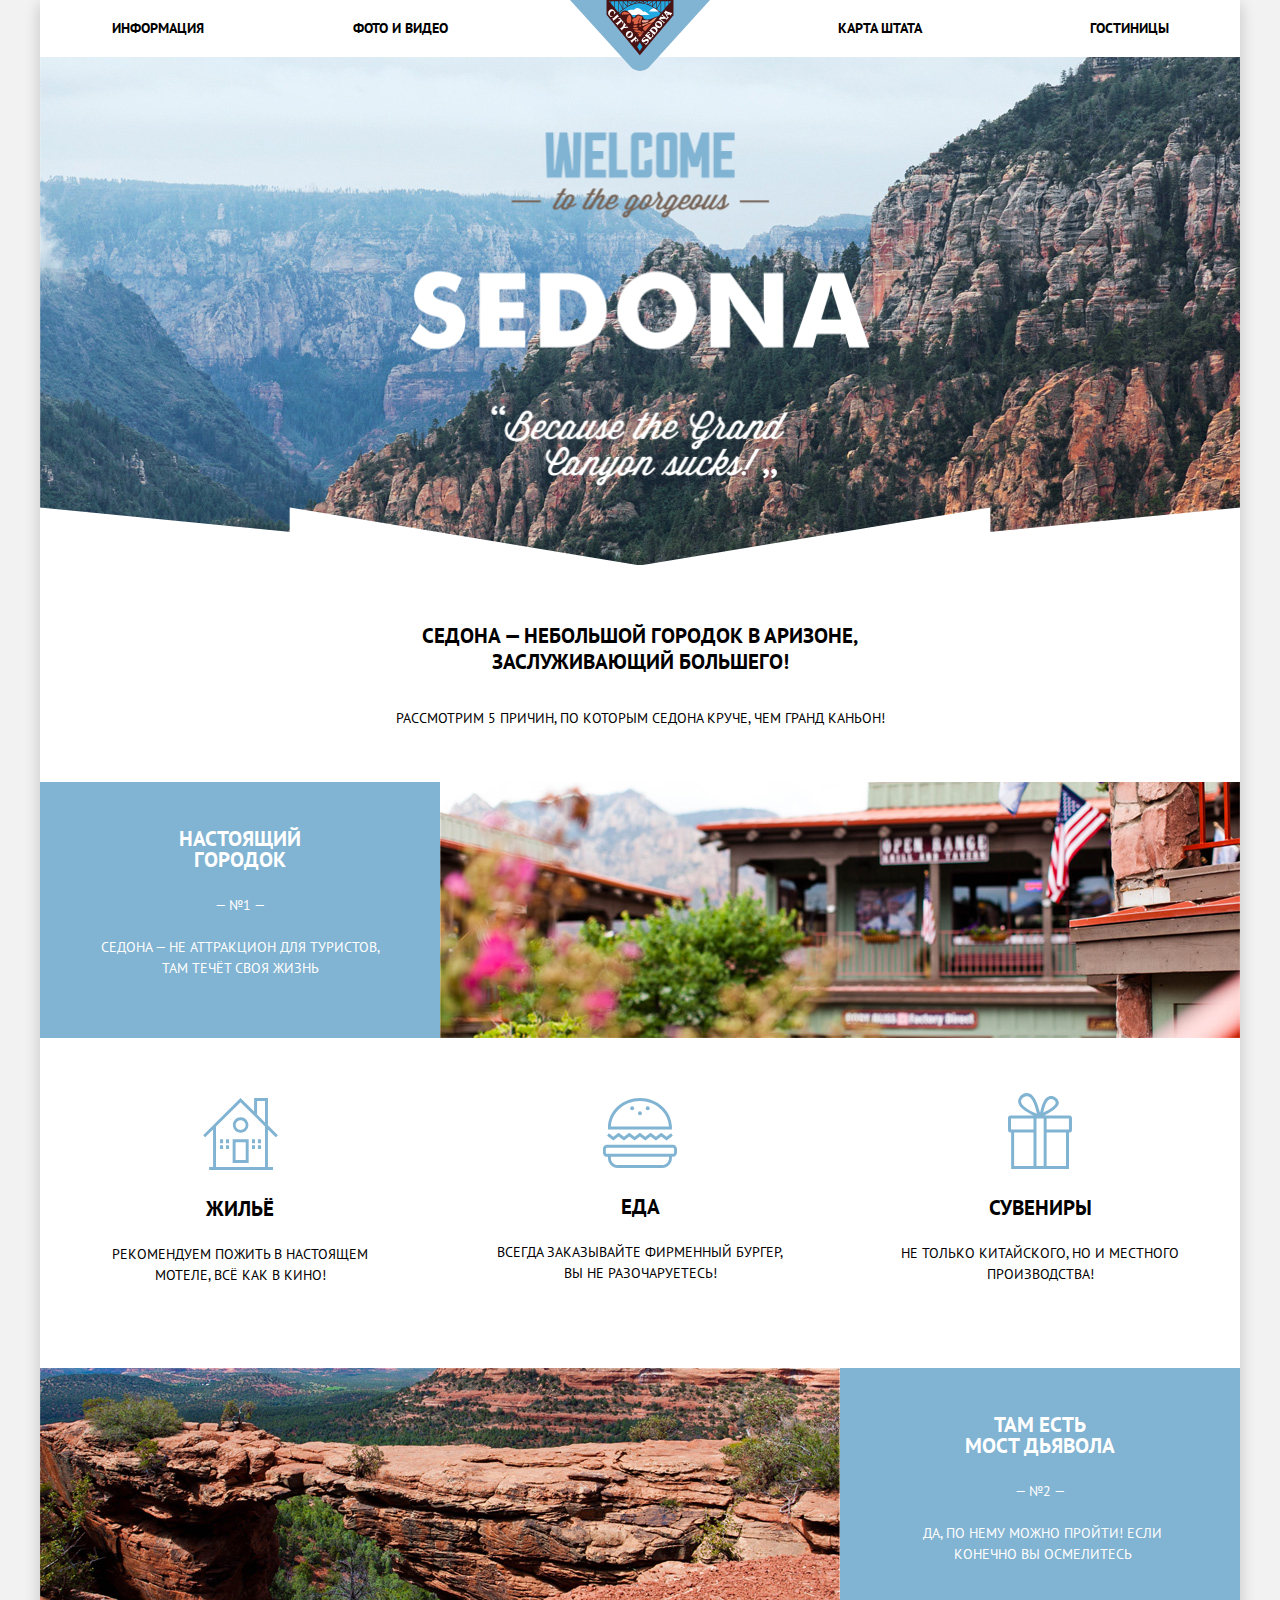
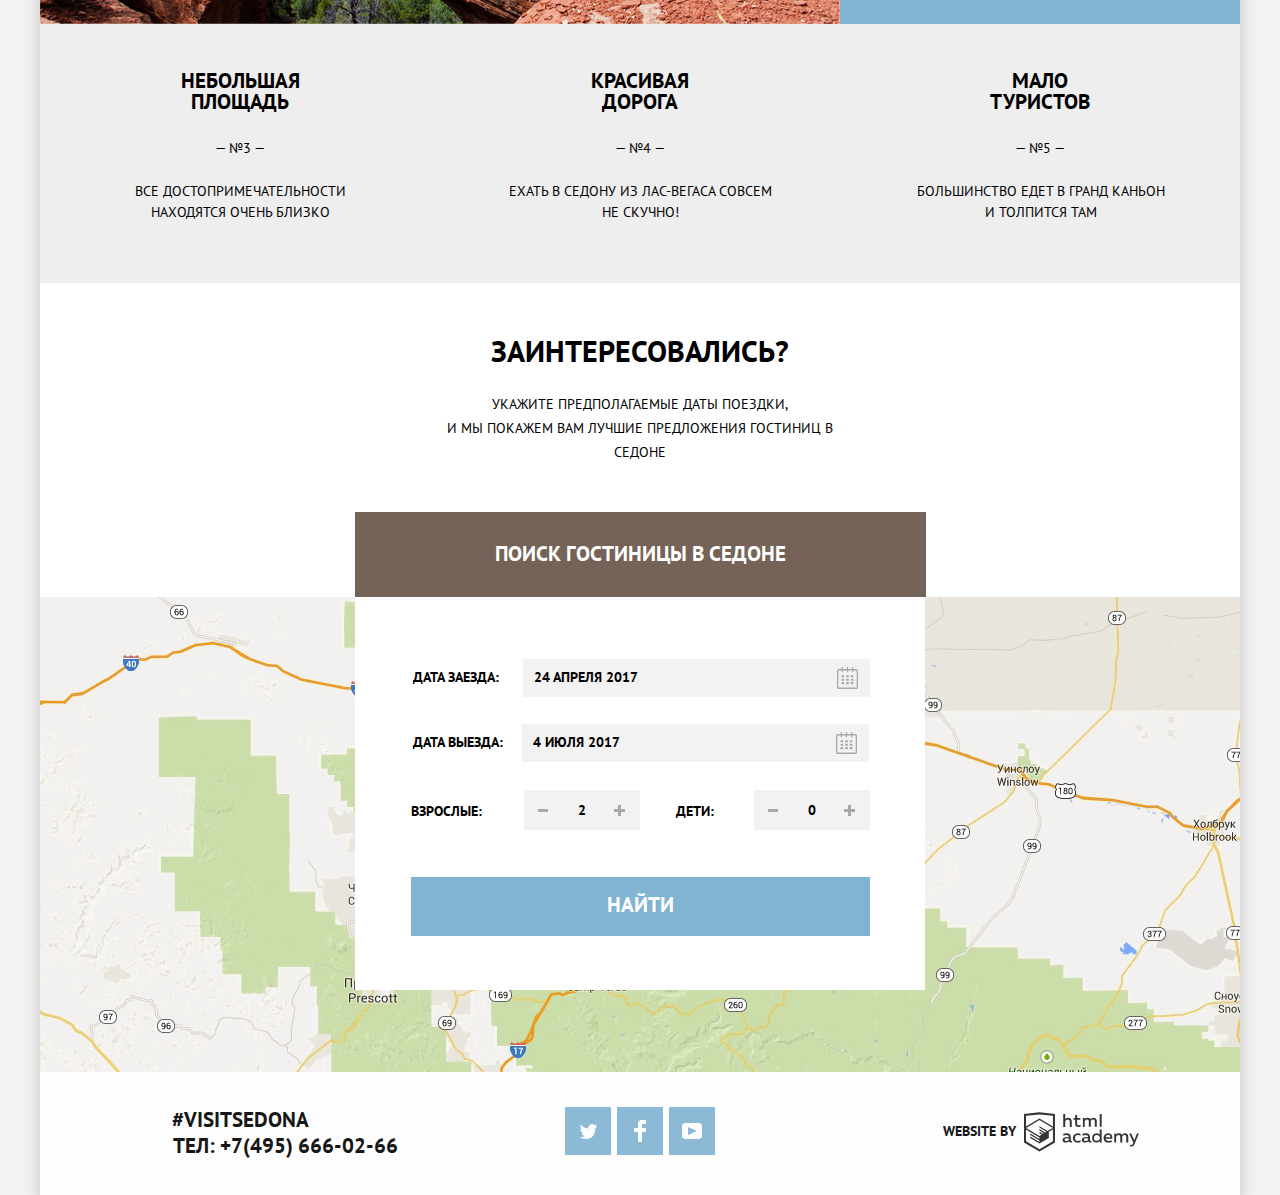
<file: index.html>
<!DOCTYPE html>
<html lang="ru">
  <head>
    <meta charset="utf-8">
    <title>HTML Academy: Седона</title>
    <link href="https://fonts.googleapis.com/css?family=PT+Sans:400,700&display=swap&subset=cyrillic" rel="stylesheet">
    <link href="css/normalize.css" rel="stylesheet">
    <link href="css/style-compress.css" rel="stylesheet">
  </head>
  <body>
    <div class="container">
      <header class="main-header">
        <nav class="main-navigation">
          <ul class="site-navigation">
            <li><a href="#">Информация</a></li>
            <li><a href="#">Фото и видео</a></li>
            <li><a href="#">Карта штата</a></li>
            <li><a href="catalog.html">Гостиницы</a></li>
          </ul>
          <a class="main-logo"><img src="img/logo-sedona.svg" width="150" height="70" alt="Логотип города «Седона»"></a>
        </nav>
      </header>

      <main>
        <section class="welcome">
          <h1 class="visually-hidden">Welcome to Sedona</h1>
          <img src="img/welcome.png" width="460" height="355" alt="Welcome to the gorgeous Sedona">
        </section>

        <section class="short-description">
          <h2>Седона — небольшой городок в Аризоне,
          заслуживающий большего!</h2>
          <p>Рассмотрим 5 причин, по которым Седона круче, чем гранд каньон!</p>
        </section>
          
        <section class="true-city">
          <div class="description">
            <h2>Настоящий городок</h2>
            <span>— №1 —</span>
            <p>Седона — не аттракцион для туристов, там течёт своя жизнь</p>
          </div>

          <div class="city-picture">
            <img src="img/true-city.jpg" width="800" height="300" alt="True City">
          </div>
        </section>

        <section class="first-group">
          <div class="city-advantage">
            <svg xmlns="http://www.w3.org/2000/svg" width="75" height="72"><g fill="#81B3D2"><path d="M29.656 65.033h16V41.21h-16v23.823zm2.937-20.899h10.125V62.11H32.593V44.134z"/><path d="M72.771 39.253l2.076-2.068-9.908-9.865V0H51.127v13.567L37.5 0 .152 37.185l2.077 2.068 7.832-7.795v37.618H6.124V72h63.875v-2.924H64.94V31.458l7.831 7.795zM62.002 69.076H12.999V28.534L37.5 4.149l24.502 24.385v40.542zm0-44.682l-7.938-7.902V2.924h7.938v21.47z"/><path d="M29.906 27.08c0 4.261 3.47 7.713 7.75 7.713 4.279 0 7.75-3.452 7.75-7.713 0-4.259-3.471-7.713-7.75-7.713-4.281 0-7.75 3.454-7.75 7.713zm7.75-4.945c2.744 0 4.969 2.214 4.969 4.945 0 2.732-2.225 4.948-4.969 4.948-2.746 0-4.97-2.216-4.97-4.948 0-2.731 2.225-4.945 4.97-4.945zM17.061 41.21h3v3.919h-3zm5.938 0h3v3.919h-3zm-5.938 5.972h3v3.919h-3zm5.938 0h3v3.919h-3zm25.999-5.972h3v3.919h-3zm5.938 0h3v3.919h-3zm-5.938 5.972h3v3.919h-3zm5.938 0h3v3.919h-3z"/></g></svg>
            <h2>Жильё</h2>
            <p>Рекомендуем пожить в настоящем мотеле, всё как в кино!</p>
          </div>
          
          <div class="city-advantage">
            <svg xmlns="http://www.w3.org/2000/svg" width="74" height="70"><g fill="#81B3D2"><path d="M69.854 46.71H4.051c-2.274 0-4.135 1.94-4.135 4.313v3.504c0 2.372 1.861 4.313 4.135 4.313h.93v1.053c0 5.536 4.341 10.065 9.648 10.065h44.646c5.306 0 9.648-4.529 9.648-10.065V58.84h.93c2.274 0 4.135-1.941 4.135-4.313v-3.504c0-2.373-1.86-4.313-4.134-4.313zm-3.848 13.184c0 3.871-3.019 7.021-6.73 7.021H14.629c-3.711 0-6.731-3.15-6.731-7.021v-1.053h58.107v1.053zm5.065-5.367c0 .688-.558 1.271-1.218 1.271H4.051c-.66 0-1.217-.582-1.217-1.271v-3.504c0-.688.558-1.271 1.217-1.271h65.802c.66 0 1.218.582 1.218 1.271v3.504zM15.634 38.406l5.323 4.059 5.326-4.059 5.328 4.059 5.328-4.059 5.328 4.059 5.329-4.059 5.327 4.059 5.33-4.06 5.336 4.059 6.194-4.712-1.72-2.459-4.474 3.403-5.336-4.057-5.33 4.056-5.327-4.057-5.329 4.057-5.328-4.057-5.328 4.057-5.328-4.057-5.325 4.057-5.323-4.057-5.327 4.057-4.467-3.401-1.721 2.457 6.188 4.714zm-7.656-6.862h60.877c.041-.619.069-1.241.069-1.87 0-.394-.016-.783-.032-1.173C68.227 12.657 54.186 0 36.952 0 19.719 0 5.677 12.657 5.013 28.501c-.017.39-.032.78-.032 1.173 0 .629.028 1.251.07 1.87h2.927zM36.952 3.043c15.591 0 28.35 11.316 29.021 25.458H7.931c.673-14.142 13.43-25.458 29.021-25.458z"/><ellipse cx="36.952" cy="15.26" rx="1.945" ry="2.03"/><ellipse cx="29.172" cy="10.23" rx="1.946" ry="2.03"/><ellipse cx="44.732" cy="10.23" rx="1.946" ry="2.03"/></g></svg>
            <h2>Еда</h2>
            <p>Всегда заказывайте фирменный бургер, вы не разочаруетесь!</p>
          </div>

          <div class="city-advantage">
            <svg xmlns="http://www.w3.org/2000/svg" width="64" height="76"><path fill-rule="evenodd" clip-rule="evenodd" fill="#81B3D2" d="M61.097 22.501H36.312C50.125 15.602 51.229 11.25 50.72 8.816c-1.162-3.963-5.692-7.023-10.002-5.407-5.569 2.089-7.137 10.388-8.644 16.387-1.924-6.07-3.784-13.814-8.136-17.737C22.677.921 20.843-.205 18.175.031c-4.026.356-9.802 5.382-7.458 10.981 2.251 5.378 9.687 8.777 14.578 11.489H2.879A2.882 2.882 0 000 25.37v11.322a2.882 2.882 0 002.879 2.869h.274V76h57.841V39.561h.103a2.882 2.882 0 002.88-2.869V25.37a2.882 2.882 0 00-2.88-2.869zM42.413 5.944c2.103-.31 4.982 1.299 5.255 3.209.393 2.756-3.4 5.255-5.086 6.421-2.523 1.744-4.928 2.643-7.287 4.055.884-3.69 2.549-13.011 7.118-13.685zm-22.882 9.968c-2.225-1.485-6.544-4.431-6.44-7.771.112-3.595 5.743-6.57 8.814-3.886 3.856 3.371 5.713 11.105 7.119 16.557-3.249-1.539-6.328-2.788-9.493-4.9zm5.972 57.114H6.136V39.561h19.368v33.465zm0-36.502H3.046V25.538h22.457v10.986zm10.157 0v36.503h-7.174V25.538h7.174v10.986zm22.351 36.502H38.644V39.561h19.367v33.465zm2.92-36.502H38.644V25.538h22.287v10.986z"/></svg>
           
            <h2>Сувениры</h2>
            <p>Не только китайского, но и местного производства!</p>
          </div>
        </section>

        <section class="devil-bridge">
          <div class="bridge-picture">
            <img src="img/devil-bridge.jpg" width="800" height="300" alt="Devil-bridge">
          </div>

          <div class="description">
            <h2>Там есть<br>
              Мост дьявола</h2>
            <span>— №2 —</span>
            <p>Да, по нему можно пройти! Если конечно вы осмелитесь</p>
          </div>
        </section>

        <section class="second-group">
          <div class="area-advantage">
            <h2>Небольшая
              площадь</h2>
            <span>— №3 —</span>
            <p>Все достопримечательности 
              находятся очень близко</p>
          </div>

          <div class="area-advantage">
            <h2>Красивая 
              дорога</h2>
            <span>— №4 —</span>
            <p>Ехать в Седону из Лас-Вегаса совсем
              не скучно!</p>
          </div>

          <div class="area-advantage">
            <h2>Мало
              туристов</h2>
            <span>— №5 —</span>
            <p>Большинство едет в гранд каньон
              и толпится там</p>
          </div>
        </section>

        <section class="interest">
          <h2>Заинтересовались?</h2>
          <p>Укажите предполагаемые даты поездки,<br> и мы покажем вам лучшие предложения гостиниц в седоне</p>
          <a class="show-map" href="#" >ПОИСК ГОСТИНИЦЫ В CЕДОНЕ</a>
        </section>

        <div class="map">
          <div class="search">            
            <form class="search-form" action="https://echo.htmlacademy.ru" method="post">
              <div class="form-item">
                <label for="date-in">Дата заезда:</label>
                <input id="date-in" type="text" name="date-in" value="24 апреля 2017">
                <button class="calendar" type="button">
                  <svg xmlns="http://www.w3.org/2000/svg" width="21" height="22" viewBox="0 0 21 22"><path d="M19.251 2.025h-2.845V.648c0-.381-.294-.689-.656-.689-.363 0-.656.308-.656.689v1.377h-3.938V.648c0-.381-.294-.689-.655-.689-.363 0-.657.308-.657.689v1.377H5.906V.648c0-.381-.294-.689-.656-.689-.363 0-.657.308-.657.689v1.377H1.75C.784 2.025 0 2.847 0 3.862v16.302C0 21.179.784 22 1.75 22h17.501c.966 0 1.749-.821 1.749-1.836V3.862c0-1.015-.783-1.837-1.749-1.837zm.437 18.139a.448.448 0 0 1-.437.459H1.75a.45.45 0 0 1-.438-.459V3.862a.45.45 0 0 1 .438-.459h2.844v1.378c0 .381.294.689.657.689.362 0 .656-.308.656-.689V3.403h3.938v1.378c0 .381.294.689.657.689.361 0 .655-.308.655-.689V3.403h3.938v1.378c0 .381.293.689.656.689.362 0 .656-.308.656-.689V3.403h2.845c.241 0 .437.206.437.459v16.302z"/><path d="M4.594 8.225h2.625v2.066H4.594zM4.594 11.668h2.625v2.067H4.594zM4.594 15.112h2.625v2.066H4.594zM9.188 15.112h2.625v2.066H9.188zM9.188 11.668h2.625v2.067H9.188zM9.188 8.225h2.625v2.066H9.188zM13.781 15.112h2.625v2.066h-2.625zM13.781 11.668h2.625v2.067h-2.625zM13.781 8.225h2.625v2.066h-2.625z"/></svg>
                </button>
              </div>
              
              <div class="form-item">
                <label for="date-out">Дата выезда:</label>
                <input id="date-out" type="text" name="date-out" value="4 июля 2017">
                <button class="calendar" type="button">
                  <svg xmlns="http://www.w3.org/2000/svg" width="21" height="22" viewBox="0 0 21 22"><path d="M19.251 2.025h-2.845V.648c0-.381-.294-.689-.656-.689-.363 0-.656.308-.656.689v1.377h-3.938V.648c0-.381-.294-.689-.655-.689-.363 0-.657.308-.657.689v1.377H5.906V.648c0-.381-.294-.689-.656-.689-.363 0-.657.308-.657.689v1.377H1.75C.784 2.025 0 2.847 0 3.862v16.302C0 21.179.784 22 1.75 22h17.501c.966 0 1.749-.821 1.749-1.836V3.862c0-1.015-.783-1.837-1.749-1.837zm.437 18.139a.448.448 0 0 1-.437.459H1.75a.45.45 0 0 1-.438-.459V3.862a.45.45 0 0 1 .438-.459h2.844v1.378c0 .381.294.689.657.689.362 0 .656-.308.656-.689V3.403h3.938v1.378c0 .381.294.689.657.689.361 0 .655-.308.655-.689V3.403h3.938v1.378c0 .381.293.689.656.689.362 0 .656-.308.656-.689V3.403h2.845c.241 0 .437.206.437.459v16.302z"/><path d="M4.594 8.225h2.625v2.066H4.594zM4.594 11.668h2.625v2.067H4.594zM4.594 15.112h2.625v2.066H4.594zM9.188 15.112h2.625v2.066H9.188zM9.188 11.668h2.625v2.067H9.188zM9.188 8.225h2.625v2.066H9.188zM13.781 15.112h2.625v2.066h-2.625zM13.781 11.668h2.625v2.067h-2.625zM13.781 8.225h2.625v2.066h-2.625z"/></svg>
                </button>
              </div>

              <p class="form-item">
                <label for="adults">Взрослые:</label>
              </p>
              <div class="form-container">
                  <button class="minus" type="button">
                    <span class="visually-hidden">Минус</span>
                  </button>
                  <input id="adults" type="text" name="adults" value="2">
                  <button class="plus" type="button">
                    <span class="visually-hidden">Плюс</span>
                  </button>
              </div>
              

              <p class="form-item">
                <label for="children">Дети:</label>
              </p>
              <div class="form-container">
                  <button class="minus" type="button">
                    <span class="visually-hidden">Минус</span>
                  </button>
                  <input id="children" type="text" name="children" value="0">
                  <button class="plus" type="button">
                    <span class="visually-hidden">Плюс</span>
                  </button>
              </div>
              <button class="button-find" type="submit">Найти</button>
            </form>
            </div>
            <iframe src="https://www.google.com/maps/embed?pb=!1m18!1m12!1m3!1d655260.8085954335!2d-111.72020563465219!3d34.91103120277384!2m3!1f0!2f0!3f0!3m2!1i1024!2i768!4f13.1!3m3!1m2!1s0x872da132f942b00d%3A0x5548c523fa6c8efd!2z0KHQtdC00L7QvdCwLCDQkNGA0LjQt9C-0L3QsCA4NjMzNiwg0KHQqNCQ!5e0!3m2!1sru!2sru!4v1584385721858!5m2!1sru!2sru" width="1200" height="595"  style="border:0;" allowfullscreen="" aria-hidden="false" tabindex="0"></iframe>
          </div>
        </main>

        <footer class="footer main-footer">
            <div class="contacts">
              <a href="#">#visitSEDONA</a>
              <p>Тел: <a href="tel:+74956660266">+7(495) 666-02-66</a></p>
            </div>

            <div class="social-media">
              <ul class="social-list">
                <li><a class="social-button" href="#">
                  <span class="visually-hidden">Твиттер</span>
                  <svg xmlns="http://www.w3.org/2000/svg" width="17" height="15"><path fill="#FFF" d="M10.95.144c1.685-.496 2.984.27 3.577 1.179.673-.231 1.331-.481 2.011-.708a2.345 2.345 0 01-.857 1.768c.685.17 1.304-.491 1.304-.491-.169 1-1.006 1.788-1.563 2.024-.231 6.75-3.175 11.217-10.077 11.082h-.446c-.41 0-4.164-.46-4.898-1.887 2.271.196 3.893-.422 4.693-1.177-.96-.3-2.679-.477-2.979-2.95.349.106.564.228 1.19.119C1.705 8.247.374 7.53.448 5.33c.285.328 1.067.536 1.34.472C1.085 5.561-.182 2.442.894.85c1.818 1.854 3.735 3.606 7.152 3.773C8.254 2.33 9.183.793 10.95.144z"/></svg>
                </a></li>
                <li><a class="social-button" href="#">
                  <span class="visually-hidden">Фейсбук</span>
                  <svg xmlns="http://www.w3.org/2000/svg" width="12" height="22"><path fill="#FFF" d="M12 4V0H8a4 4 0 00-4 4v4H0v4h4v10h4V12h4V8H8V4h4z"/></svg>
                </a></li>
                <li><a class="social-button" href="#">
                  <span class="visually-hidden">Инстаграм</span>
                  <svg xmlns="http://www.w3.org/2000/svg" width="20" height="16"><path fill="#FFF" d="M17 0H3C1.35 0 0 1.35 0 3v10c0 1.65 1.35 3 3 3h14c1.65 0 3-1.35 3-3V3c0-1.65-1.35-3-3-3zM6.027 11.998V4.002L15.014 8l-8.987 3.998z"/></svg>
                </a></li>
              </ul>
            </div>

            <div class="creators">
              <span>Website by</span>
              <a class="academy-logo" href="https://htmlacademy.ru/intensive/htmlcss">
                <svg data-name="Layer 1" xmlns="http://www.w3.org/2000/svg" viewBox="0 0 108.08 36.85"><path d="M44.61 26.86a2 2 0 00.55-.1v1.33a3.25 3.25 0 01-1.18.21 1.67 1.67 0 01-1.67-1 4.84 4.84 0 01-3.14 1.08c-1.51 0-2.91-.83-2.91-2.55 0-2.13 2-2.79 3.71-2.79a11.08 11.08 0 012.17.25v-.3c0-1-.76-1.77-2.19-1.77a7.42 7.42 0 00-3 .64v-1.7a10.21 10.21 0 013.19-.55c2.36 0 3.81 1.12 3.81 3.65v3a.54.54 0 00.49.59h.17zm-6.44-1.13a1.35 1.35 0 001.46 1.25h.11a3.39 3.39 0 002.41-1v-1.42a9.72 9.72 0 00-1.81-.21c-1 0-2.16.33-2.16 1.38zm12.36-6.11a5 5 0 012.57.64v1.72a4.08 4.08 0 00-2.3-.7 2.75 2.75 0 100 5.49 5 5 0 002.43-.64v1.71a6.27 6.27 0 01-2.76.57A4.21 4.21 0 0146 24.49v-.41a4.32 4.32 0 014.18-4.46h.38zm12.17 7.24a2 2 0 00.55-.1v1.33a3.25 3.25 0 01-1.18.21 1.67 1.67 0 01-1.67-1 4.84 4.84 0 01-3.14 1.08c-1.51 0-2.91-.83-2.91-2.55 0-2.13 2-2.79 3.71-2.79a11.08 11.08 0 012.17.25v-.3c0-1-.76-1.77-2.19-1.77a7.42 7.42 0 00-3 .64v-1.7a10.21 10.21 0 013.19-.55c2.36 0 3.81 1.12 3.81 3.65v3a.54.54 0 00.49.59h.17zm-6.44-1.13a1.35 1.35 0 001.47 1.25h.11a3.39 3.39 0 002.41-1v-1.42a9.72 9.72 0 00-1.81-.21c-1.06 0-2.16.33-2.16 1.38zM73 15.98v12.2h-1.65v-1.32a3.88 3.88 0 01-3.19 1.54 4.4 4.4 0 010-8.78 3.81 3.81 0 013 1.3v-4.94H73zm-4.53 5.22a2.76 2.76 0 100 5.52 2.86 2.86 0 002.68-1.74v-2a2.91 2.91 0 00-2.66-1.73zM79 19.62c3.31 0 4.46 2.68 3.92 5.09H76.7c.21 1.5 1.67 2.11 3.19 2.11a6.11 6.11 0 002.64-.59v1.6a7.14 7.14 0 01-3 .57c-2.53 0-4.75-1.42-4.75-4.42a4.18 4.18 0 014-4.39H79zm.09 1.54a2.28 2.28 0 00-2.44 2.1v.06h4.65a2 2 0 00-2.17-2.16zm5.73 7v-8.31h1.65v1a3.81 3.81 0 012.78-1.27 2.86 2.86 0 012.64 1.4 4.12 4.12 0 012.91-1.33 3.06 3.06 0 013.2 3.33v5.2h-1.9v-5.15a1.59 1.59 0 00-1.42-1.75h-.26a2.8 2.8 0 00-2.07 1.12v5.78h-1.9v-5.15A1.59 1.59 0 0089 21.29h-.2a3 3 0 00-2.21 1.29v5.63h-1.73zm21.31-8.33h1.9l-3.91 9.46c-.9 2.17-2.09 2.86-3.35 2.86a4.76 4.76 0 01-1.1-.14v-1.57a2.86 2.86 0 00.85.12c.9 0 1.58-.64 2.07-1.9l.17-.42-4-8.4h2l2.86 6.29zM38.73 1.44V6.2a3.81 3.81 0 012.7-1.14 3.25 3.25 0 013.44 3.4v5.15H43V8.7a1.81 1.81 0 00-1.61-2h-.3a2.93 2.93 0 00-2.32 1.39v5.52h-1.9V1.44h1.9zm11.21.85v3h3v1.6h-3v3.81c0 1.1.5 1.46 1.58 1.46a4.49 4.49 0 001.69-.33v1.6a6.8 6.8 0 01-2.21.35 2.55 2.55 0 01-2.86-2.74V6.87h-1.56V5.24h1.5V2.72zm5.4 11.31V5.26H57v1a3.81 3.81 0 012.77-1.28 2.86 2.86 0 012.6 1.33 4.12 4.12 0 012.91-1.33 3.06 3.06 0 013.16 3.4v5.21h-1.9V8.44a1.59 1.59 0 00-1.42-1.75h-.23a2.8 2.8 0 00-2.07 1.12v5.78h-1.9V8.44a1.59 1.59 0 00-1.42-1.75h-.23a3 3 0 00-2.21 1.29v5.63h-1.72zM71.17 1.43H73v12.15h-1.83V1.43zM14.71-.02h-.16L0 1.52v26.67l14.55 8.66 14.55-8.66V1.52zm12.5 27.1l-12.66 7.54L1.9 27.1V16.16l12.59 7.5v1.32l-8.63-5.1v1.31l8.68 5.21v1.39l-8.67-5.16v1.35l8.68 5.21 8.75-5.24v-5.66l3.9-2.31V27.1zm0-12.53l-3.48 2-1.6 1-7.62-4.57v1.31L21 18.21l-.14.09-1 .54-5.37-3.2v1.34l4.24 2.52-1 .67-3.2-1.9v1.31l2.1 1.24-2.13 1.26L2 14.63l12.51-7.54zm0-1.32L14.49 5.74 1.91 13.23v-10L14.56 1.9l12.65 1.33v10z" fill="#231f20"/></svg>
              </a>
            </div>
        </footer>
  </div> 

  <script src="js/form-compress.js"></script>
  </body>
</html>
</file>
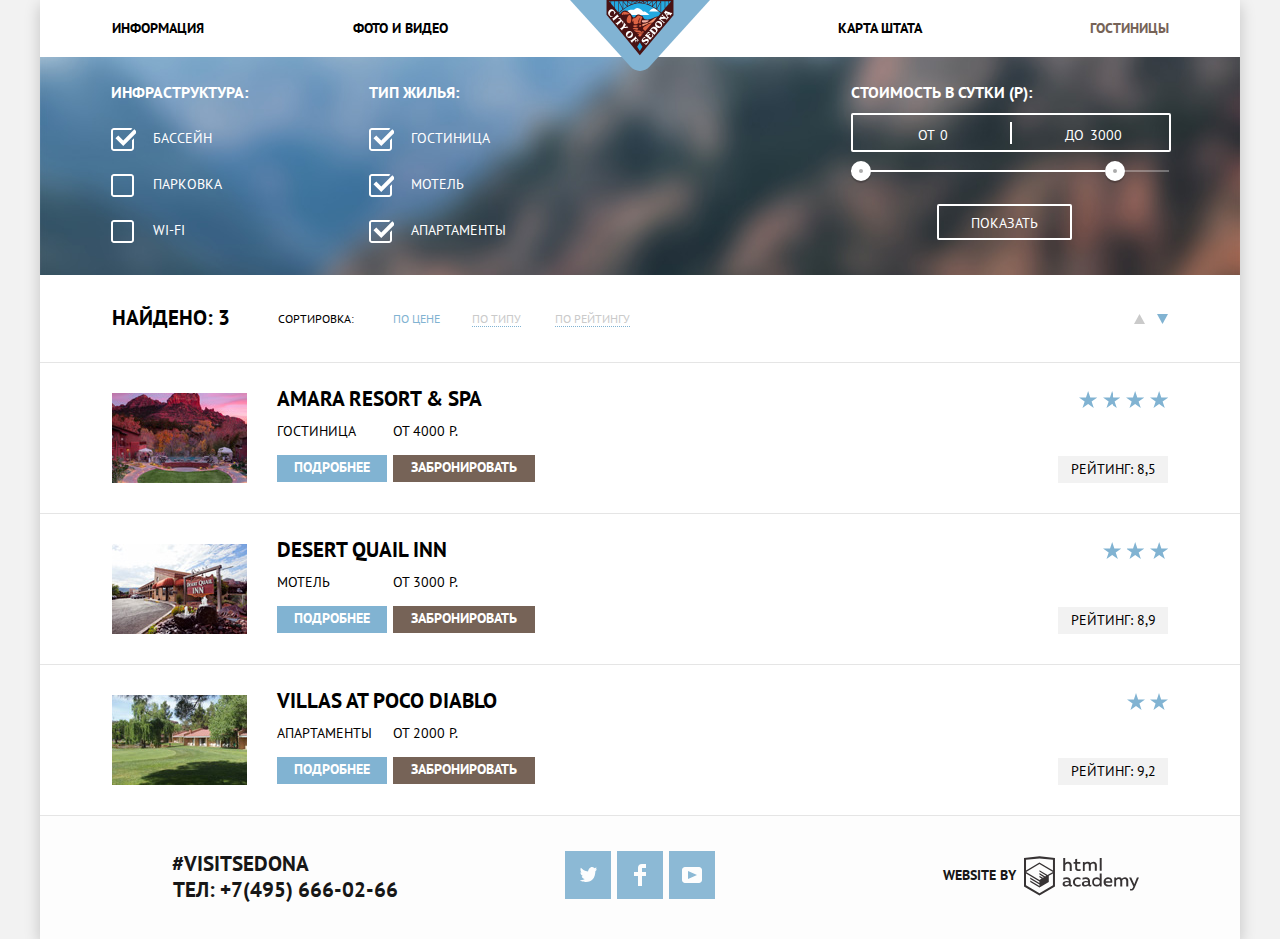
<file: catalog.html>
<!DOCTYPE html>
<html lang="ru">
  <head>
    <meta charset="utf-8">
    <title>HTML Academy: Седона</title>
    <link href="https://fonts.googleapis.com/css?family=PT+Sans:400,700&display=swap&subset=cyrillic" rel="stylesheet">
    <link href="css/normalize.css" rel="stylesheet">
    <link href="css/style-compress.css" rel="stylesheet">
  </head>
  <body class="inner-page">
   <div class="container">
      <header class="main-header">
        <nav class="main-navigation">
          <ul class="site-navigation">
            <li><a href="#">Информация</a></li>
            <li><a href="#">Фото и видео</a></li>
            <li><a href="#">Карта штата</a></li>
            <li><a class="active-now" href="#">Гостиницы</a></li>
          </ul>
          <a class="main-logo" href="index.html"><img src="img/logo-sedona.svg" width="150" height="70" alt="Логотип города «Седона»"></a>
        </nav>
      </header>

      <main>
        <section class="filters">
          <h2 class="visually-hidden">Фильтр товаров</h2>
          <form class="filter" method="get" action="https://echo.htmlacademy.ru">
            <fieldset>
              <legend>Инфраструктура:</legend>
              <ul>
                <li class="filter-option">
                  <input class="visually-hidden filter-input filter-input-checkbox" type="checkbox" name="swimming-pool" id="filter-swimming-pool" checked>
                  <label for="filter-swimming-pool">Бассейн</label>
                </li>
                <li class="filter-option">
                  <input class="visually-hidden filter-input filter-input-checkbox" type="checkbox" name="parking" id="filter-parking">
                  <label for="filter-parking">Парковка</label>
                </li>
                <li class="filter-option">
                  <input class="visually-hidden filter-input filter-input-checkbox" type="checkbox" name="wi-fi" id="filter-wi-fi">
                  <label for="filter-wi-fi">Wi-Fi</label>
                </li>
              </ul>
            </fieldset>

            <fieldset>
              <legend>Тип жилья:</legend>
              <ul>
                <li class="filter-option">
                  <input class="visually-hidden filter-input filter-input-checkbox" type="checkbox" name="hostel" id="filter-hostel" checked>
                  <label for="filter-hostel">Гостиница</label>
                </li>
                <li class="filter-option">
                  <input class="visually-hidden filter-input filter-input-checkbox" type="checkbox" name="motel" id="filter-motel" checked>
                  <label for="filter-motel">Мотель</label>
                </li>
                <li class="filter-option">
                  <input class="visually-hidden filter-input filter-input-checkbox" type="checkbox" name="appartment" id="filter-appartment" checked>
                  <label for="filter-appartment">Апартаменты</label>
                </li>
              </ul>
            </fieldset>
          

            <div class="filter-range">
              <div class="filter-range-title">Стоимость в сутки (р):</div>
              <div class="price-controls">
                <label class="min-price">от <input type="number" name="min-price" value="0"></label>
                <label class="max-price">до <input type="number" name="max-price" value="3000"></label>
              </div>
              <div class="range-controls">
                <div class="scale">
                  <div class="bar"></div>
                </div>
                <div class="range-toggle range-toggle-min"></div>
                <div class="range-toggle range-toggle-max"></div>
              </div>
              <button class="btn-transparent" type="submit">Показать</button>
            </div>
          </form>
        </section>
        

        <section class="filter-result">
          <p class="found">Найдено: 3</p>
          <ul class="filter-features">
            <li class="sorting">Сортировка:</li>
            <li><a class="by-price" href="#">По цене</a></li>
            <li><a class="by-type" href="#">По типу</a></li>
            <li><a class="by-rating" href="#">По рейтингу</a></li>
          </ul>
          <ul class="arrows">
            <li><button class="arrow up-arrow">
              <svg xmlns="http://www.w3.org/2000/svg" width="11" height="10"><path fill="#231F20" d="M5.5 0L0 10h11z"/></svg>
            </button>
            </li>
            <li><button class="arrow down-arrow">
              <svg xmlns="http://www.w3.org/2000/svg" width="11" height="10"><path fill="#231F20" d="M5.5 10L0 0h11"/></svg>
            </button>
            </li>
          </ul>
        </section>

        <ul class="hotels">
          <li class="hotel">
            <div class="hotel-image"><img src="img/hotel-1.jpg" width="135" height="90" alt="Amara Resort & Spa">
            </div>
            <div class="hotel-description">
              <h2><a class="hotel-name" href="#">Amara Resort & Spa</a></h2>
              <span>Гостиница</span>
              <span>От 4000 Р.</span>
              <a class="more-info" href="#">Подробнее</a>
              <a class="book-button" href="#">Забронировать</a>
            </div>
            <div class="stars">
              <span class="visually-hidden">звезды</span>
            </div>
            <div class="rating">
              <span>Рейтинг: 8,5</span>
            </div>
          </li>

        <li class="hotel">
            <div class="hotel-image"><img src="img/hotel-2.jpg" width="135" height="90" alt="Desert Quail Inn">
            </div>
            <div class="hotel-description">
              <h2><a class="hotel-name" href="#">Desert Quail Inn</a></h2>
              <span>Мотель</span>
              <span>От 3000 Р.</span>
              <a class="more-info" href="#">Подробнее</a>
              <a class="book-button" href="#">Забронировать</a>
            </div>
            <div class="stars">
              <span class="visually-hidden">звезды</span>
            </div>
            <div class="rating">
              <span>Рейтинг: 8,9</span>
            </div>
        </li>

        <li class="hotel">
            <div class="hotel-image"><img src="img/hotel-3.jpg" width="135" height="90" alt="Villas at Poco Diablo">
            </div>
            <div class="hotel-description">
              <h2><a class="hotel-name" href="#">Villas at Poco Diablo</a></h2>
              <span>Апартаменты</span>
              <span>От 2000 Р.</span>
              <a class="more-info" href="#">Подробнее</a>
              <a class="book-button" href="#">Забронировать</a>
            </div>
            <div class="stars">
              <span class="visually-hidden">звезды</span>
            </div>
            <div class="rating">
              <span>Рейтинг: 9,2</span>
            </div>
        </li>
      </ul>
      </main>

      <footer class="footer">
        <div class="contacts">
          <a href="#">#visitSEDONA</a>
          <p>Тел: <a href="tel:+74956660266">+7(495) 666-02-66</a></p>
        </div>

        <div class="social-media">
          <ul class="social-list">
            <li><a class="social-button" href="#">
              <span class="visually-hidden">Твиттер</span>
              <svg xmlns="http://www.w3.org/2000/svg" width="17" height="15"><path fill="#FFF" d="M10.95.144c1.685-.496 2.984.27 3.577 1.179.673-.231 1.331-.481 2.011-.708a2.345 2.345 0 01-.857 1.768c.685.17 1.304-.491 1.304-.491-.169 1-1.006 1.788-1.563 2.024-.231 6.75-3.175 11.217-10.077 11.082h-.446c-.41 0-4.164-.46-4.898-1.887 2.271.196 3.893-.422 4.693-1.177-.96-.3-2.679-.477-2.979-2.95.349.106.564.228 1.19.119C1.705 8.247.374 7.53.448 5.33c.285.328 1.067.536 1.34.472C1.085 5.561-.182 2.442.894.85c1.818 1.854 3.735 3.606 7.152 3.773C8.254 2.33 9.183.793 10.95.144z"/></svg>
            </a></li>
            <li><a class="social-button" href="#">
              <span class="visually-hidden">Фейсбук</span>
              <svg xmlns="http://www.w3.org/2000/svg" width="12" height="22"><path fill="#FFF" d="M12 4V0H8a4 4 0 00-4 4v4H0v4h4v10h4V12h4V8H8V4h4z"/></svg>
            </a></li>
            <li><a class="social-button" href="#">
              <span class="visually-hidden">Инстаграм</span>
              <svg xmlns="http://www.w3.org/2000/svg" width="20" height="16"><path fill="#FFF" d="M17 0H3C1.35 0 0 1.35 0 3v10c0 1.65 1.35 3 3 3h14c1.65 0 3-1.35 3-3V3c0-1.65-1.35-3-3-3zM6.027 11.998V4.002L15.014 8l-8.987 3.998z"/></svg>
            </a></li>
          </ul>
        </div>

        <div class="creators">
          <span>Website by</span>
          <a class="academy-logo" href="https://htmlacademy.ru/intensive/htmlcss">
            <svg data-name="Layer 1" xmlns="http://www.w3.org/2000/svg" viewBox="0 0 108.08 36.85"><path d="M44.61 26.86a2 2 0 00.55-.1v1.33a3.25 3.25 0 01-1.18.21 1.67 1.67 0 01-1.67-1 4.84 4.84 0 01-3.14 1.08c-1.51 0-2.91-.83-2.91-2.55 0-2.13 2-2.79 3.71-2.79a11.08 11.08 0 012.17.25v-.3c0-1-.76-1.77-2.19-1.77a7.42 7.42 0 00-3 .64v-1.7a10.21 10.21 0 013.19-.55c2.36 0 3.81 1.12 3.81 3.65v3a.54.54 0 00.49.59h.17zm-6.44-1.13a1.35 1.35 0 001.46 1.25h.11a3.39 3.39 0 002.41-1v-1.42a9.72 9.72 0 00-1.81-.21c-1 0-2.16.33-2.16 1.38zm12.36-6.11a5 5 0 012.57.64v1.72a4.08 4.08 0 00-2.3-.7 2.75 2.75 0 100 5.49 5 5 0 002.43-.64v1.71a6.27 6.27 0 01-2.76.57A4.21 4.21 0 0146 24.49v-.41a4.32 4.32 0 014.18-4.46h.38zm12.17 7.24a2 2 0 00.55-.1v1.33a3.25 3.25 0 01-1.18.21 1.67 1.67 0 01-1.67-1 4.84 4.84 0 01-3.14 1.08c-1.51 0-2.91-.83-2.91-2.55 0-2.13 2-2.79 3.71-2.79a11.08 11.08 0 012.17.25v-.3c0-1-.76-1.77-2.19-1.77a7.42 7.42 0 00-3 .64v-1.7a10.21 10.21 0 013.19-.55c2.36 0 3.81 1.12 3.81 3.65v3a.54.54 0 00.49.59h.17zm-6.44-1.13a1.35 1.35 0 001.47 1.25h.11a3.39 3.39 0 002.41-1v-1.42a9.72 9.72 0 00-1.81-.21c-1.06 0-2.16.33-2.16 1.38zM73 15.98v12.2h-1.65v-1.32a3.88 3.88 0 01-3.19 1.54 4.4 4.4 0 010-8.78 3.81 3.81 0 013 1.3v-4.94H73zm-4.53 5.22a2.76 2.76 0 100 5.52 2.86 2.86 0 002.68-1.74v-2a2.91 2.91 0 00-2.66-1.73zM79 19.62c3.31 0 4.46 2.68 3.92 5.09H76.7c.21 1.5 1.67 2.11 3.19 2.11a6.11 6.11 0 002.64-.59v1.6a7.14 7.14 0 01-3 .57c-2.53 0-4.75-1.42-4.75-4.42a4.18 4.18 0 014-4.39H79zm.09 1.54a2.28 2.28 0 00-2.44 2.1v.06h4.65a2 2 0 00-2.17-2.16zm5.73 7v-8.31h1.65v1a3.81 3.81 0 012.78-1.27 2.86 2.86 0 012.64 1.4 4.12 4.12 0 012.91-1.33 3.06 3.06 0 013.2 3.33v5.2h-1.9v-5.15a1.59 1.59 0 00-1.42-1.75h-.26a2.8 2.8 0 00-2.07 1.12v5.78h-1.9v-5.15A1.59 1.59 0 0089 21.29h-.2a3 3 0 00-2.21 1.29v5.63h-1.73zm21.31-8.33h1.9l-3.91 9.46c-.9 2.17-2.09 2.86-3.35 2.86a4.76 4.76 0 01-1.1-.14v-1.57a2.86 2.86 0 00.85.12c.9 0 1.58-.64 2.07-1.9l.17-.42-4-8.4h2l2.86 6.29zM38.73 1.44V6.2a3.81 3.81 0 012.7-1.14 3.25 3.25 0 013.44 3.4v5.15H43V8.7a1.81 1.81 0 00-1.61-2h-.3a2.93 2.93 0 00-2.32 1.39v5.52h-1.9V1.44h1.9zm11.21.85v3h3v1.6h-3v3.81c0 1.1.5 1.46 1.58 1.46a4.49 4.49 0 001.69-.33v1.6a6.8 6.8 0 01-2.21.35 2.55 2.55 0 01-2.86-2.74V6.87h-1.56V5.24h1.5V2.72zm5.4 11.31V5.26H57v1a3.81 3.81 0 012.77-1.28 2.86 2.86 0 012.6 1.33 4.12 4.12 0 012.91-1.33 3.06 3.06 0 013.16 3.4v5.21h-1.9V8.44a1.59 1.59 0 00-1.42-1.75h-.23a2.8 2.8 0 00-2.07 1.12v5.78h-1.9V8.44a1.59 1.59 0 00-1.42-1.75h-.23a3 3 0 00-2.21 1.29v5.63h-1.72zM71.17 1.43H73v12.15h-1.83V1.43zM14.71-.02h-.16L0 1.52v26.67l14.55 8.66 14.55-8.66V1.52zm12.5 27.1l-12.66 7.54L1.9 27.1V16.16l12.59 7.5v1.32l-8.63-5.1v1.31l8.68 5.21v1.39l-8.67-5.16v1.35l8.68 5.21 8.75-5.24v-5.66l3.9-2.31V27.1zm0-12.53l-3.48 2-1.6 1-7.62-4.57v1.31L21 18.21l-.14.09-1 .54-5.37-3.2v1.34l4.24 2.52-1 .67-3.2-1.9v1.31l2.1 1.24-2.13 1.26L2 14.63l12.51-7.54zm0-1.32L14.49 5.74 1.91 13.23v-10L14.56 1.9l12.65 1.33v10z" fill="#231f20"/></svg>
          </a>
        </div>
    </footer>
    </div>
   </body>
</html>
</file>
<file: css/style-compress.css>
a,body{color:#000}body{margin:0;padding:0;font-family:"PT Sans",Arial,sans-serif;font-size:14px;line-height:26px;font-weight:700;text-transform:uppercase;background-color:#f2f2f2}.container{width:1200px;margin:0 auto;-webkit-box-shadow:0 5px 15px 0 rgba(0,0,0,.2);box-shadow:0 5px 15px 0 rgba(0,0,0,.2)}a{text-decoration:none}img{max-width:100%;height:auto}.visually-hidden:not(:focus):not(:active),input[type=checkbox].visually-hidden,input[type=radio].visually-hidden{position:absolute;width:1px;height:1px;margin:-1px;border:0;padding:0;white-space:nowrap;-webkit-clip-path:inset(100%);clip-path:inset(100%);clip:rect(0 0 0 0);overflow:hidden}.main-navigation,.site-navigation{display:-webkit-box;display:-ms-flexbox;display:flex}.main-navigation{position:relative}.site-navigation{list-style:none;background-color:#fff;-ms-flex-wrap:wrap;flex-wrap:wrap;width:1200px;margin:0;padding:15px 0 16px}.site-navigation li{width:240px;-webkit-box-sizing:border-box;box-sizing:border-box;text-align:center}.site-navigation li:nth-child(1){padding-left:72px;text-align:left}.site-navigation li:nth-child(2){margin-right:240px}.site-navigation li:nth-child(4){padding-right:71px;text-align:right}.site-navigation a{color:#000}.site-navigation a:focus,.site-navigation a:hover{color:#81b3d2}.site-navigation a:active{color:#e5e5e5}.site-navigation .active-now,.site-navigation .active-now:active,.site-navigation .active-now:focus,.site-navigation .active-now:hover{color:#766357}.main-logo{position:absolute;left:0;margin-left:50%;-webkit-transform:translateX(-50%);-ms-transform:translateX(-50%);transform:translateX(-50%);width:140px;max-width:140px;height:70px}.welcome{height:564px;background-color:#81b3d2;background:url(../img/polygon.png) center 450px no-repeat,url(../img/background-photo.jpg) center -57px no-repeat;text-align:center}.welcome img{margin-top:75px}.short-description{margin:0 auto;width:1200px;background-color:#fff;text-align:center;padding-bottom:37px}.short-description h2{font-size:21px;line-height:26px;margin:2px 0 30px;position:relative;padding-left:380px;padding-right:380px}.short-description h2::before{content:"";width:1200px;height:58px;position:absolute;top:-58px;left:0;background-color:#fff}.short-description p{display:block;font-weight:400;padding-left:355px;padding-right:355px}.devil-bridge,.true-city{background-color:#81b3d2;color:#fff;text-align:center;line-height:21px;font-size:21px;vertical-align:middle;font-weight:400;display:-webkit-box;display:-ms-flexbox;display:flex}.devil-bridge p,.devil-bridge span,.true-city p,.true-city span{font-weight:400;font-size:14px}.description{-webkit-box-sizing:border-box;box-sizing:border-box;width:400px;padding-top:30px;padding-right:50px;padding-left:50px}.description h2{width:155px;line-height:21px;font-size:21px;margin:16px 0 25px 72px}.description span{display:block;margin-bottom:21px}.true-city p{display:block;margin:0 auto}.devil-bridge p{display:block;width:305px}.bridge-picture,.city-picture{width:800px;line-height:0;font-size:0}.first-group,.second-group{color:#000;background-color:#fff;text-align:center;display:-webkit-box;display:-ms-flexbox;display:flex}.second-group{background-color:#eee}.city-advantage{width:400px;padding:60px 50px 68px}.city-advantage:nth-child(3){padding:55px 50px}.area-advantage{width:400px;display:block;-webkit-box-sizing:border-box;box-sizing:border-box;padding:46px 70px 60px}.area-advantage h2,.city-advantage h2{font-size:21px;line-height:21px;margin:0 0 25px}.city-advantage h2{margin-top:20px}.area-advantage h2{display:block;width:120px;margin-left:70px;margin-bottom:26px}.area-advantage span{width:60px;display:block;margin:0 0 22px 100px}.area-advantage p,.area-advantage span,.city-advantage p,.filter label{font-size:14px;line-height:21px;font-weight:400}.area-advantage p{display:block;margin:0}.area-advantage:nth-child(2){padding:46px 60px}.area-advantage:nth-child(2) h2{margin-left:80px}.area-advantage:nth-child(2) span{margin-left:110px}.area-advantage:nth-child(3) p,.form-item:nth-child(1) label,.form-item:nth-child(2) label{margin-left:2px}.interest{color:#000;background-color:#fff;text-align:center;vertical-align:middle;padding-top:50px;padding-bottom:28px}.interest h2{margin:0;font-size:30px;line-height:36px}.interest p{margin-top:23px;margin-bottom:77px;font-size:14px;line-height:24px;font-weight:400;padding-left:380px;padding-right:380px}.interest a{padding:28px 140px 30px;-webkit-box-sizing:border-box;box-sizing:border-box;height:86px;font-size:21px;line-height:26px;color:#fff;background-color:#766357}.interest a:focus,.interest a:hover{background-color:#604e43}.interest a:active{background-color:#503e33;color:#857871}.search{background-color:#fff;width:570px;margin:0 auto;text-align:center;padding-top:54px;padding-left:56px;padding-bottom:54px;-webkit-box-sizing:border-box;box-sizing:border-box;position:absolute;z-index:10;-webkit-transform:translateX(315px);-ms-transform:translateX(315px);transform:translateX(315px)}.search-remove{display:none}.map{background-image:url(../img/map.jpg);background-color:#aab39f;position:relative;height:475px;margin:0 auto}.map iframe{position:absolute;top:0;border:0}.search-form{display:-webkit-box;display:-ms-flexbox;display:flex;-ms-flex-wrap:wrap;flex-wrap:wrap;padding-top:0}.form-item{margin-bottom:53px;margin-top:8px;-webkit-box-sizing:border-box;box-sizing:border-box;position:relative}.form-item:nth-child(1){margin-bottom:27px}.form-item:nth-child(2){margin-bottom:28px;margin-top:0}.form-item:nth-child(3),.form-item:nth-child(4){margin-bottom:53px;margin-top:8px;margin-right:2px}.form-item:nth-child(3) label,.form-item:nth-child(4) label{margin-top:10px}.form-item input{width:347px;height:38px;min-height:38px;font:inherit;text-transform:uppercase;background-color:#f2f2f2;border:1px solid #f2f2f2;text-align:left;-webkit-box-sizing:border-box;box-sizing:border-box;padding:5px 9px 8px 10px;margin-left:20px}.form-item:nth-child(2) input{margin-left:15px}.form-container,.form-container input{height:38px;font:inherit;background-color:#f2f2f2;border:1px solid #f2f2f2}.form-container{display:-webkit-box;display:-ms-flexbox;display:flex;width:114px;margin-left:40px;margin-right:36px;text-transform:uppercase}.form-container input{width:38px;-webkit-box-sizing:border-box;box-sizing:border-box;text-align:center;line-height:1}.calendar,.minus,.plus{border:0;background:0 0;cursor:pointer}.calendar{padding:0;margin:0;position:absolute;right:12px;top:8px}.minus,.plus{width:38px;height:38px;position:relative}.minus::before,.plus::after,.plus::before{content:"";position:absolute;width:10px;height:3px;right:15px;top:18px;background-color:#a9a9a9}.plus::after,.plus::before{width:11px;right:14px}.plus::before{-webkit-transform:rotate(90deg);-ms-transform:rotate(90deg);transform:rotate(90deg)}.minus:focus::before,.minus:hover::before,.plus:focus::after,.plus:focus::before,.plus:hover::after,.plus:hover::before{background-color:#000}.minus:active::before,.plus:active::after,.plus:active::before{background-color:#81b3d2}.form-item [type=text]::-ms-clear{display:none}.calendar path{fill:#a9a9a9}.calendar:focus path,.calendar:hover path{fill:#000}.calendar:active path{fill:#81b3d2}.form-container:hover,.form-container:hover input,.form-item input:hover{background-color:#ebebeb}.form-container input:focus,.form-item input:focus{outline:#e5e5e5 solid 1px;background-color:transparent;border:1px solid #e5e5e5}.form-container input:focus{background-color:#fff}.button-find{margin:0;font:inherit;text-transform:uppercase;color:#fff;background-color:#81b3d2;border:0;font-size:21px;line-height:26px;padding:15px 196px 18px;cursor:pointer}.button-find:focus,.button-find:hover{color:#dfe9f0;background-color:#669ec0}.button-find:active{color:#88b6d1;background-color:#5496bd}.footer{background-color:#fff;display:-webkit-box;display:-ms-flexbox;display:flex;padding-top:35px;padding-bottom:35px}.footer div{width:400px;text-align:center}.footer,.main-footer{opacity:.9}.contacts{font-size:21px;line-height:26px}.contacts p{margin:0 0 0 90px}.social-button,.social-list{display:-webkit-box;display:-ms-flexbox;display:flex}.social-list{list-style:none;width:150px;-ms-flex-wrap:wrap;flex-wrap:wrap;-webkit-box-pack:justify;-ms-flex-pack:justify;justify-content:space-between;margin:0 auto;padding:0}.social-button{width:46px;height:48px;-webkit-box-align:center;-ms-flex-align:center;align-items:center;-webkit-box-pack:center;-ms-flex-pack:center;justify-content:center;background-color:#81b3d2}.social-button:focus,.social-button:hover{background-color:#669ec0}.social-button:active{background-color:#5496bd}.social-button:active path{fill:#88b6d1}.creators{display:-webkit-box;display:-ms-flexbox;display:flex;text-align:center}.creators span{margin-left:103px;margin-top:11px;margin-right:8px}.creators svg{width:115px;height:40px}.academy-logo{display:block;margin-top:5px}.academy-logo:focus path,.academy-logo:hover path{fill:#81b3d2}.academy-logo:active path{fill:#bdbbbc}.filters{background-color:#4e81a3;background-image:url(../img/filter-background.jpg);background-position:center -60px;color:#fff}.filter,.filters{display:-webkit-box;display:-ms-flexbox;display:flex}.filter fieldset{margin-top:25px;margin-left:60px;margin-right:40px;border:0}.filter legend{margin-bottom:20px;font-size:16px;line-height:21px}.filter ul{margin:0;padding:0;list-style:none;line-height:21px}.filter-option{margin-bottom:25px;padding-left:42px}.filter-option label{position:relative;display:block;cursor:pointer;-webkit-user-select:none;-moz-user-select:none;-ms-user-select:none;user-select:none}.filter-input-checkbox+label::before{content:"";position:absolute;left:-42px;top:0;width:25px;height:25px;background-image:url(../img/checkbox-off.svg);background-repeat:no-repeat;background-position:0 0}.filter-input-checkbox:checked+label::before{content:"";position:absolute;left:-42px;top:0;width:25px;height:25px;background-image:url(../img/checkbox-on.svg);background-repeat:no-repeat;background-position:0 0}.filter-input-checkbox:disabled+label::before{content:"";position:absolute;left:-42px;top:0;width:25px;height:25px;background-image:url(../img/checkbox-off-disabled.png);background-repeat:no-repeat;background-position:0 0}.filter-input-checkbox:checked:disabled+label::before{content:"";position:absolute;left:-42px;top:0;width:25px;height:25px;background-image:url(../img/checkbox-on-disabled.png);background-repeat:no-repeat;background-position:0 0}.filter-input-checkbox:focus+label::before{outline:#3b99fc auto 5px}.filter-range{margin-top:25px;margin-left:295px;width:330px}.filter-range-title{margin-bottom:10px;font-size:16px;line-height:21px}.price-controls{position:relative;width:316px;height:35px;margin-bottom:18px;font-size:0;border:2px solid #fff;border-radius:2px}.price-controls::after{content:"";position:absolute;top:50%;left:50%;width:2px;height:22px;background:#fff;-webkit-transform:translate(-50%,-50%);-ms-transform:translate(-50%,-50%);transform:translate(-50%,-50%)}.price-controls label{display:inline-block;font-size:14px;line-height:38px;vertical-align:top;cursor:pointer}.price-controls .min-price{width:90px;padding-left:65px}.price-controls .max-price{width:90px;padding-left:57px}.price-controls input{width:50px;margin:0;min-height:30px;color:inherit;font:inherit;background:0 0;border:0}.range-controls{position:relative;margin-bottom:32px}.range-controls .scale{height:2px;width:318px;background:rgba(255,255,255,.3)}.range-controls .bar{width:80%;height:2px;background:#fff}.range-toggle{position:absolute;top:-9px;width:4px;height:4px;background:#ababab;border:8px solid #fff;border-radius:50%;-webkit-box-shadow:0 2px 1px 0 rgba(0,1,1,.2);box-shadow:0 2px 1px 0 rgba(0,1,1,.2);cursor:pointer}.range-toggle:hover{background:#1c4f80}.range-toggle-min{left:0}.range-toggle-max{left:77%}.btn-transparent{display:block;margin:0 0 0 86px;width:135px;-webkit-box-sizing:border-box;box-sizing:border-box;padding-top:7px;padding-bottom:5px;font-size:14px;line-height:20px;color:#fff;text-transform:uppercase;background:0 0;border:2px solid #fff;border-radius:2px;cursor:pointer}.btn-transparent:hover{color:#000;background-color:#fff}.filter-result,.filter-result .filter-features{display:-webkit-box;display:-ms-flexbox;display:flex}.filter-result{background-color:#fff;width:1056px;margin:0 auto;padding-bottom:10px;border-bottom:1px solid #e5e5e5;padding-left:72px;padding-right:72px}.filter-result .found{margin-top:30px;font-size:21px;line-height:26px;margin-right:48px}.filter-result .filter-features{list-style:none;padding:0;margin:0}.filter-result li{margin-top:35px;font-size:12px;line-height:18px;font-weight:400}.filter-result .sorting{margin-right:39px}.filter-result .by-price{margin-right:32px;color:#81b3d2}.filter-result .by-rating,.filter-result .by-type{margin-right:34px;color:#cacaca;border-bottom:1px dotted #81b3d2}.filter-result .by-rating{margin-right:0}.filter-result .by-rating:focus,.filter-result .by-rating:hover,.filter-result .by-type:focus,.filter-result .by-type:hover{color:#81b3d2}.filter-result .by-rating:active,.filter-result .by-type:active{color:#000;border:0}.arrows{list-style:none;display:-webkit-box;display:-ms-flexbox;display:flex;padding:0;margin-right:0;margin-left:auto;margin-top:6px;vertical-align:middle}.arrows li{margin-top:30px}.arrows button{background-color:#fff;border:0;cursor:pointer}.arrows button:first-child{padding-left:12px}.arrows button:last-child{padding-right:0;fill:#81b3d2}.up-arrow path{fill:#cacaca}.up-arrow path:focus,.up-arrow path:hover{fill:#231f20}.down-arrow path,.up-arrow path:active{fill:#81b3d2}.hotels{list-style:none;margin:0;padding:0}.hotel{background-color:#fff;padding:23px 72px 30px;border-bottom:1px solid #e5e5e5;width:1056px;margin:0 auto;display:-webkit-box;display:-ms-flexbox;display:flex;position:relative}.hotel-image{line-height:0;font-size:0;margin-right:30px;margin-top:7px;max-width:140px}.hotel-description{width:270px;display:-webkit-box;display:-ms-flexbox;display:flex;-ms-flex-wrap:wrap;flex-wrap:wrap}.hotel-description h2{padding:0;margin:0 0 9px}.hotel-description .hotel-name{font-size:21px;line-height:26px;display:block}.hotel-description .hotel-name:focus,.hotel-description .hotel-name:hover{color:#81b3d2}.hotel-description .hotel-name:active{color:#b2b2b2}.hotel-description .more-info,.hotel-description span{font-size:14px;line-height:21px;display:block;width:110px;margin-right:6px}.hotel-description span{font-weight:400;margin-bottom:13px}.hotel-description .more-info{color:#fff;background-color:#81b3d2;-webkit-box-sizing:border-box;box-sizing:border-box;height:27px;text-align:center;padding-top:2px;padding-bottom:5px}.hotel-description .more-info:focus,.hotel-description .more-info:hover{background-color:#669ec0}.hotel-description .more-info:active{color:#7aadcb;background-color:#5496bd}.hotel-description .book-button{color:#fff;background-color:#766357;font-size:14px;line-height:21px;display:block;-webkit-box-sizing:border-box;box-sizing:border-box;height:27px;width:142px;text-align:center;padding-top:2px;padding-bottom:5px;margin-right:6px}.hotel-description .book-button:focus,.hotel-description .book-button:hover{background-color:#604e43}.hotel-description .book-button:active{color:#7b6d65;background-color:#503e33}.stars{position:absolute;margin-bottom:auto;margin-top:5px;right:70px;height:17px;width:90px;background:url(../img/star.svg) space;margin-right:2px}.hotel:nth-child(1) .stars{width:89px}.hotel:nth-child(2) .stars{width:65px}.hotel:nth-child(3) .stars{width:41px}.rating{margin-left:auto;margin-top:auto;display:block;-webkit-box-sizing:border-box;box-sizing:border-box;height:27px;width:110px;text-align:center;padding-top:0;padding-bottom:3px;background-color:#f2f2f2;font-weight:400}
</file>
